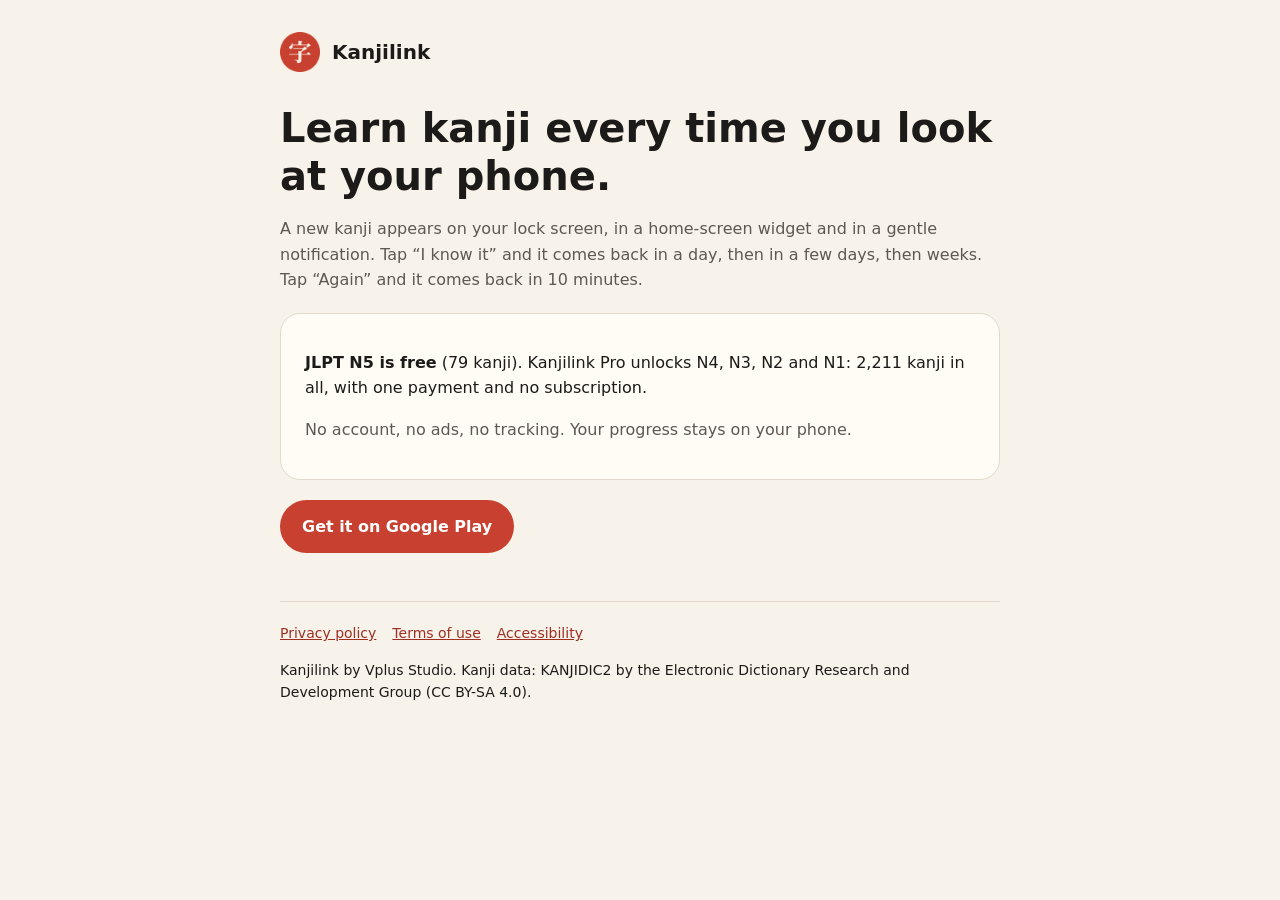
<file: site/index.html>
<!doctype html>
<html lang="en">
<head>
<meta charset="utf-8">
<meta name="viewport" content="width=device-width, initial-scale=1">
<title>Kanjilink: learn kanji on your lock screen</title>
<meta name="description" content="Kanjilink shows a new Japanese kanji on your Android lock screen, in a widget and in a gentle notification, with spaced repetition. JLPT N5 to N1.">
<link rel="icon" href="icon.png">
<link rel="stylesheet" href="style.css">
</head>
<body>
<main>
  <header><img src="icon.png" alt=""><a href="/">Kanjilink</a></header>
  <h1>Learn kanji every time you look at your phone.</h1>
  <p class="muted">A new kanji appears on your lock screen, in a home-screen widget and in a gentle notification. Tap “I know it” and it comes back in a day, then in a few days, then weeks. Tap “Again” and it comes back in 10 minutes.</p>
  <div class="card">
    <p><strong>JLPT N5 is free</strong> (79 kanji). Kanjilink Pro unlocks N4, N3, N2 and N1: 2,211 kanji in all, with one payment and no subscription.</p>
    <p class="muted">No account, no ads, no tracking. Your progress stays on your phone.</p>
  </div>
  <p><a class="btn" href="https://play.google.com/store/apps/details?id=app.vplusstudio.kanjilink">Get it on Google Play</a></p>
  <footer>
    <a href="privacy">Privacy policy</a><a href="terms">Terms of use</a><a href="accessibility">Accessibility</a>
    <p>Kanjilink by Vplus Studio. Kanji data: KANJIDIC2 by the Electronic Dictionary Research and Development Group (CC BY-SA 4.0).</p>
  </footer>
</main>
</body>
</html>
</file>
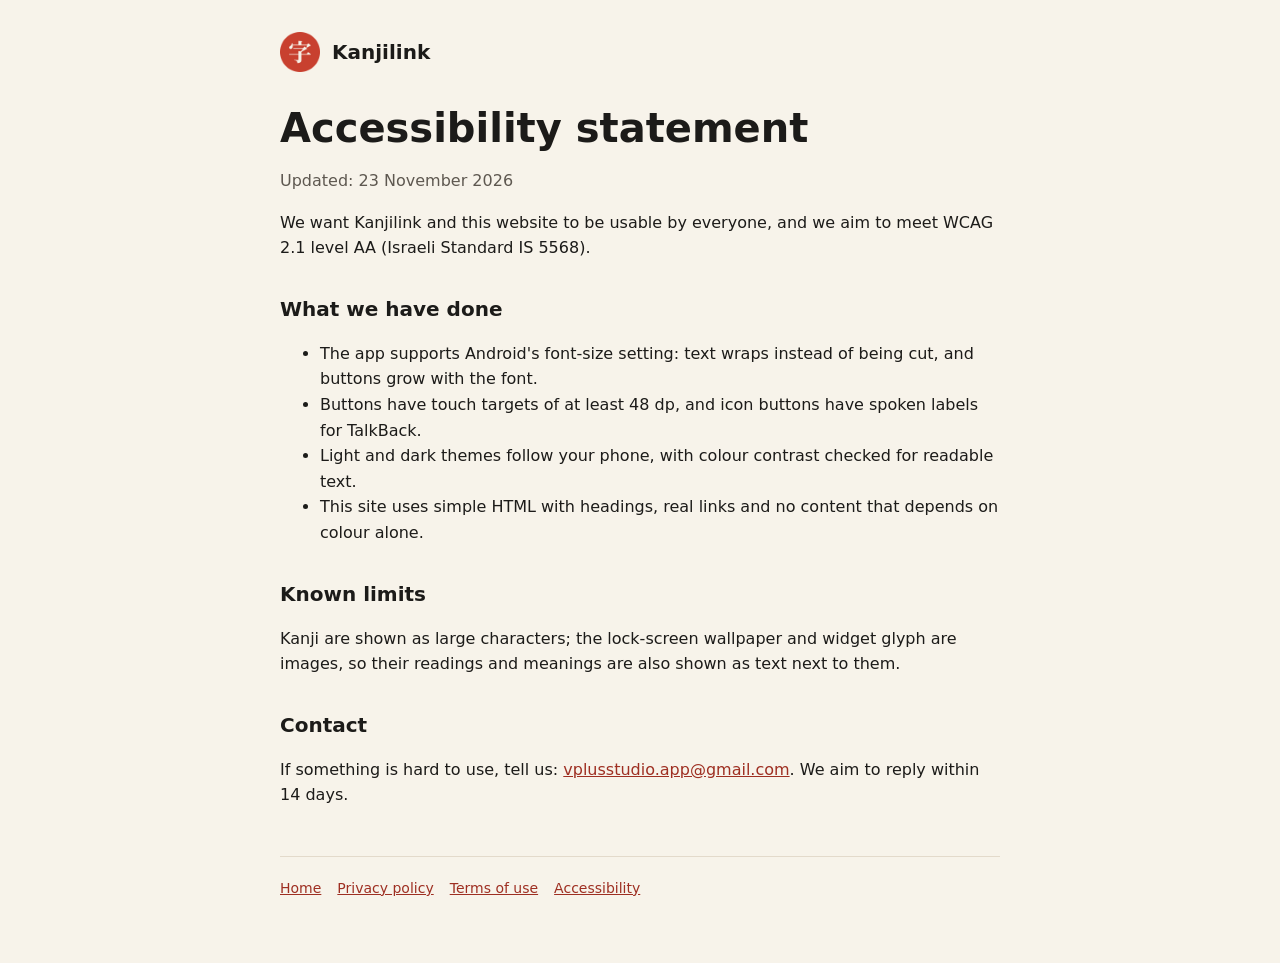
<file: site/accessibility.html>
<!doctype html>
<html lang="en">
<head>
<meta charset="utf-8">
<meta name="viewport" content="width=device-width, initial-scale=1">
<title>Accessibility · Kanjilink</title>
<link rel="icon" href="icon.png">
<link rel="stylesheet" href="style.css">
</head>
<body>
<main>
  <header><img src="icon.png" alt=""><a href="/">Kanjilink</a></header>
  <h1>Accessibility statement</h1>
  <p class="muted">Updated: 23 November 2026</p>
  <p>We want Kanjilink and this website to be usable by everyone, and we aim to meet WCAG 2.1 level AA (Israeli Standard IS 5568).</p>
  <h2>What we have done</h2>
  <ul>
    <li>The app supports Android's font-size setting: text wraps instead of being cut, and buttons grow with the font.</li>
    <li>Buttons have touch targets of at least 48 dp, and icon buttons have spoken labels for TalkBack.</li>
    <li>Light and dark themes follow your phone, with colour contrast checked for readable text.</li>
    <li>This site uses simple HTML with headings, real links and no content that depends on colour alone.</li>
  </ul>
  <h2>Known limits</h2>
  <p>Kanji are shown as large characters; the lock-screen wallpaper and widget glyph are images, so their readings and meanings are also shown as text next to them.</p>
  <h2>Contact</h2>
  <p>If something is hard to use, tell us: <a href="mailto:vplusstudio.app@gmail.com">vplusstudio.app@gmail.com</a>. We aim to reply within 14 days.</p>
  <footer>
    <a href="/">Home</a><a href="privacy">Privacy policy</a><a href="terms">Terms of use</a><a href="accessibility">Accessibility</a>
  </footer>
</main>
</body>
</html>
</file>
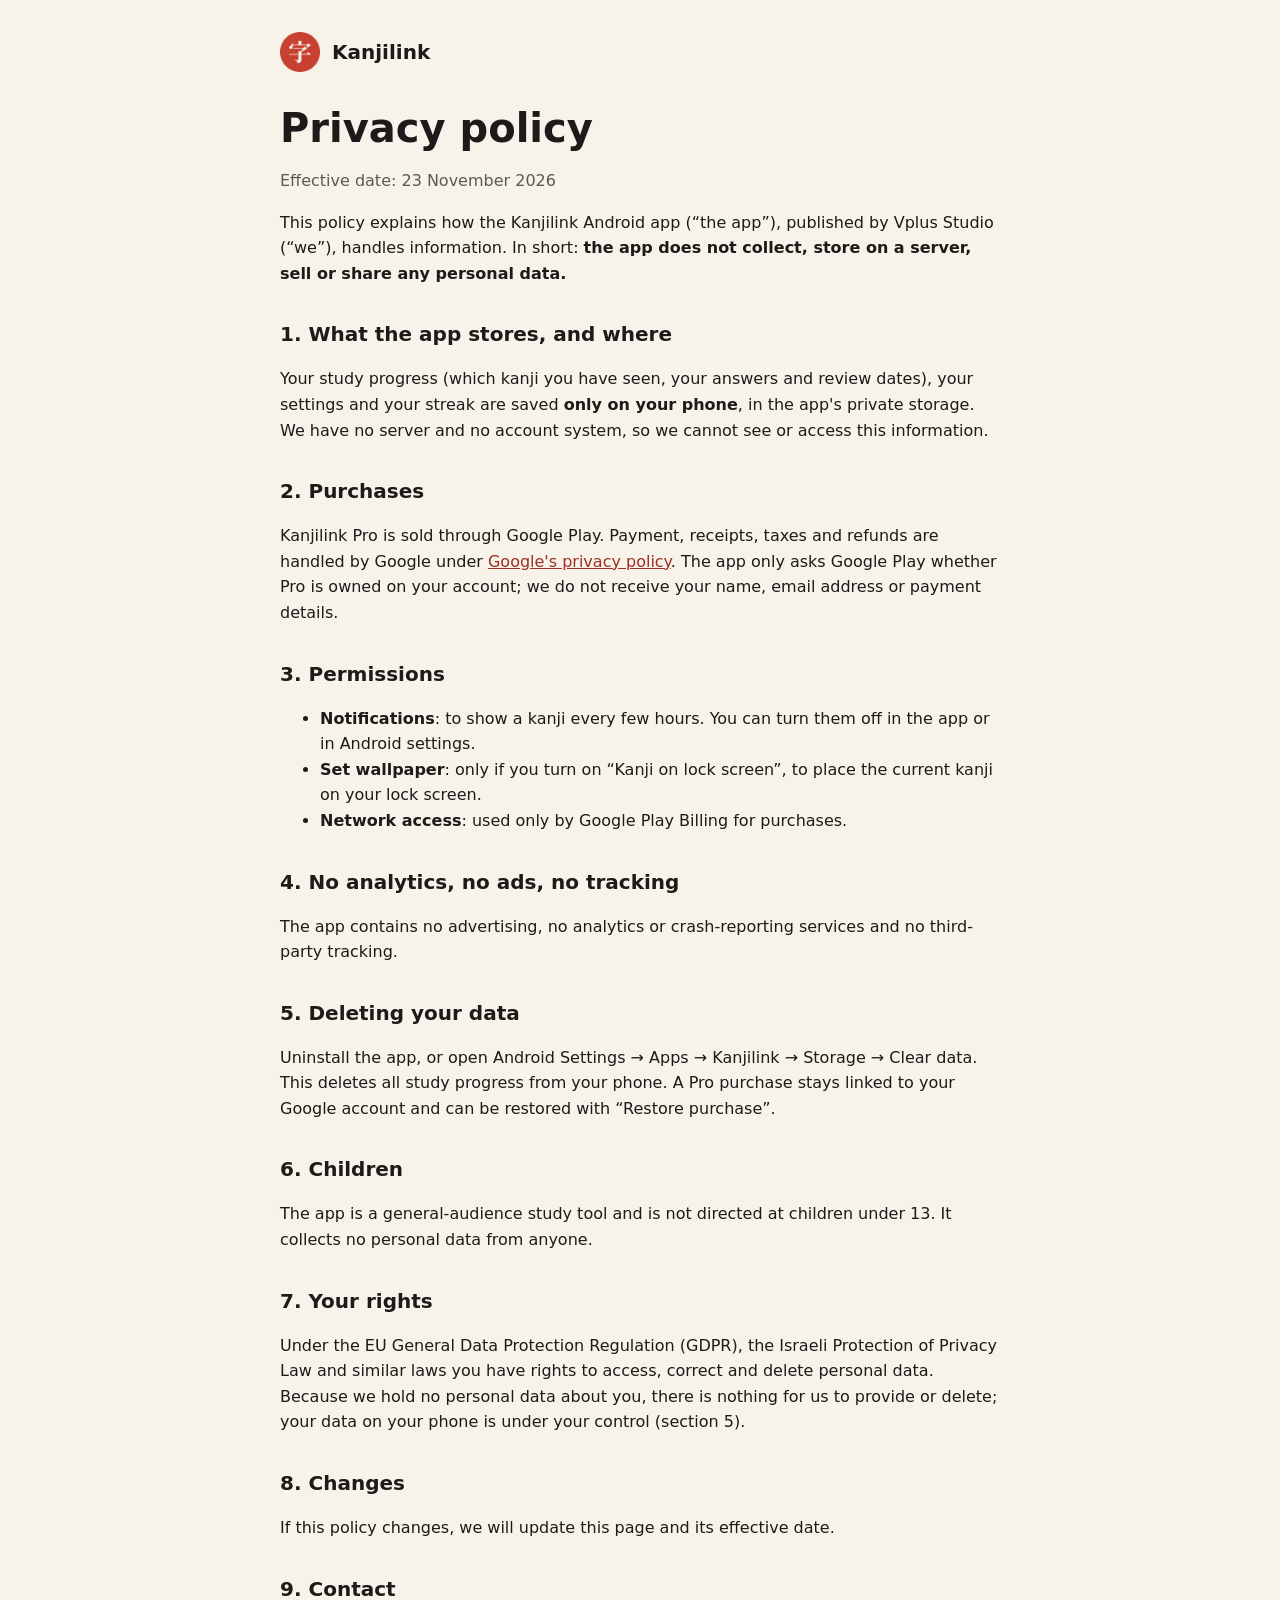
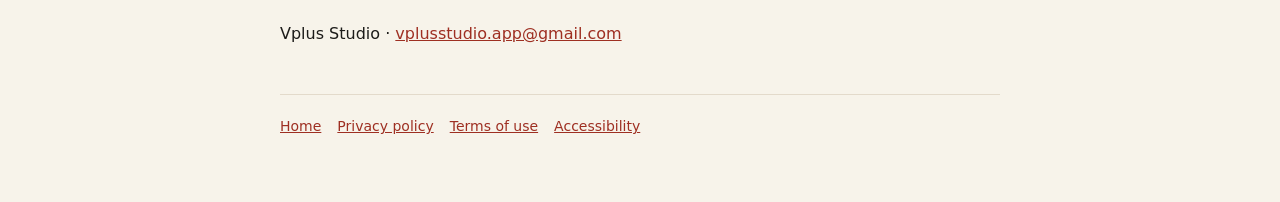
<file: site/privacy.html>
<!doctype html>
<html lang="en">
<head>
<meta charset="utf-8">
<meta name="viewport" content="width=device-width, initial-scale=1">
<title>Privacy policy · Kanjilink</title>
<link rel="icon" href="icon.png">
<link rel="stylesheet" href="style.css">
</head>
<body>
<main>
  <header><img src="icon.png" alt=""><a href="/">Kanjilink</a></header>
  <h1>Privacy policy</h1>
  <p class="muted">Effective date: 23 November 2026</p>
  <p>This policy explains how the Kanjilink Android app (“the app”), published by Vplus Studio (“we”), handles information. In short: <strong>the app does not collect, store on a server, sell or share any personal data.</strong></p>

  <h2>1. What the app stores, and where</h2>
  <p>Your study progress (which kanji you have seen, your answers and review dates), your settings and your streak are saved <strong>only on your phone</strong>, in the app's private storage. We have no server and no account system, so we cannot see or access this information.</p>

  <h2>2. Purchases</h2>
  <p>Kanjilink Pro is sold through Google Play. Payment, receipts, taxes and refunds are handled by Google under <a href="https://policies.google.com/privacy">Google's privacy policy</a>. The app only asks Google Play whether Pro is owned on your account; we do not receive your name, email address or payment details.</p>

  <h2>3. Permissions</h2>
  <ul>
    <li><strong>Notifications</strong>: to show a kanji every few hours. You can turn them off in the app or in Android settings.</li>
    <li><strong>Set wallpaper</strong>: only if you turn on “Kanji on lock screen”, to place the current kanji on your lock screen.</li>
    <li><strong>Network access</strong>: used only by Google Play Billing for purchases.</li>
  </ul>

  <h2>4. No analytics, no ads, no tracking</h2>
  <p>The app contains no advertising, no analytics or crash-reporting services and no third-party tracking.</p>

  <h2>5. Deleting your data</h2>
  <p>Uninstall the app, or open Android Settings → Apps → Kanjilink → Storage → Clear data. This deletes all study progress from your phone. A Pro purchase stays linked to your Google account and can be restored with “Restore purchase”.</p>

  <h2>6. Children</h2>
  <p>The app is a general-audience study tool and is not directed at children under 13. It collects no personal data from anyone.</p>

  <h2>7. Your rights</h2>
  <p>Under the EU General Data Protection Regulation (GDPR), the Israeli Protection of Privacy Law and similar laws you have rights to access, correct and delete personal data. Because we hold no personal data about you, there is nothing for us to provide or delete; your data on your phone is under your control (section 5).</p>

  <h2>8. Changes</h2>
  <p>If this policy changes, we will update this page and its effective date.</p>

  <h2>9. Contact</h2>
  <p>Vplus Studio · <a href="mailto:vplusstudio.app@gmail.com">vplusstudio.app@gmail.com</a></p>
  <footer>
    <a href="/">Home</a><a href="privacy">Privacy policy</a><a href="terms">Terms of use</a><a href="accessibility">Accessibility</a>
  </footer>
</main>
</body>
</html>
</file>
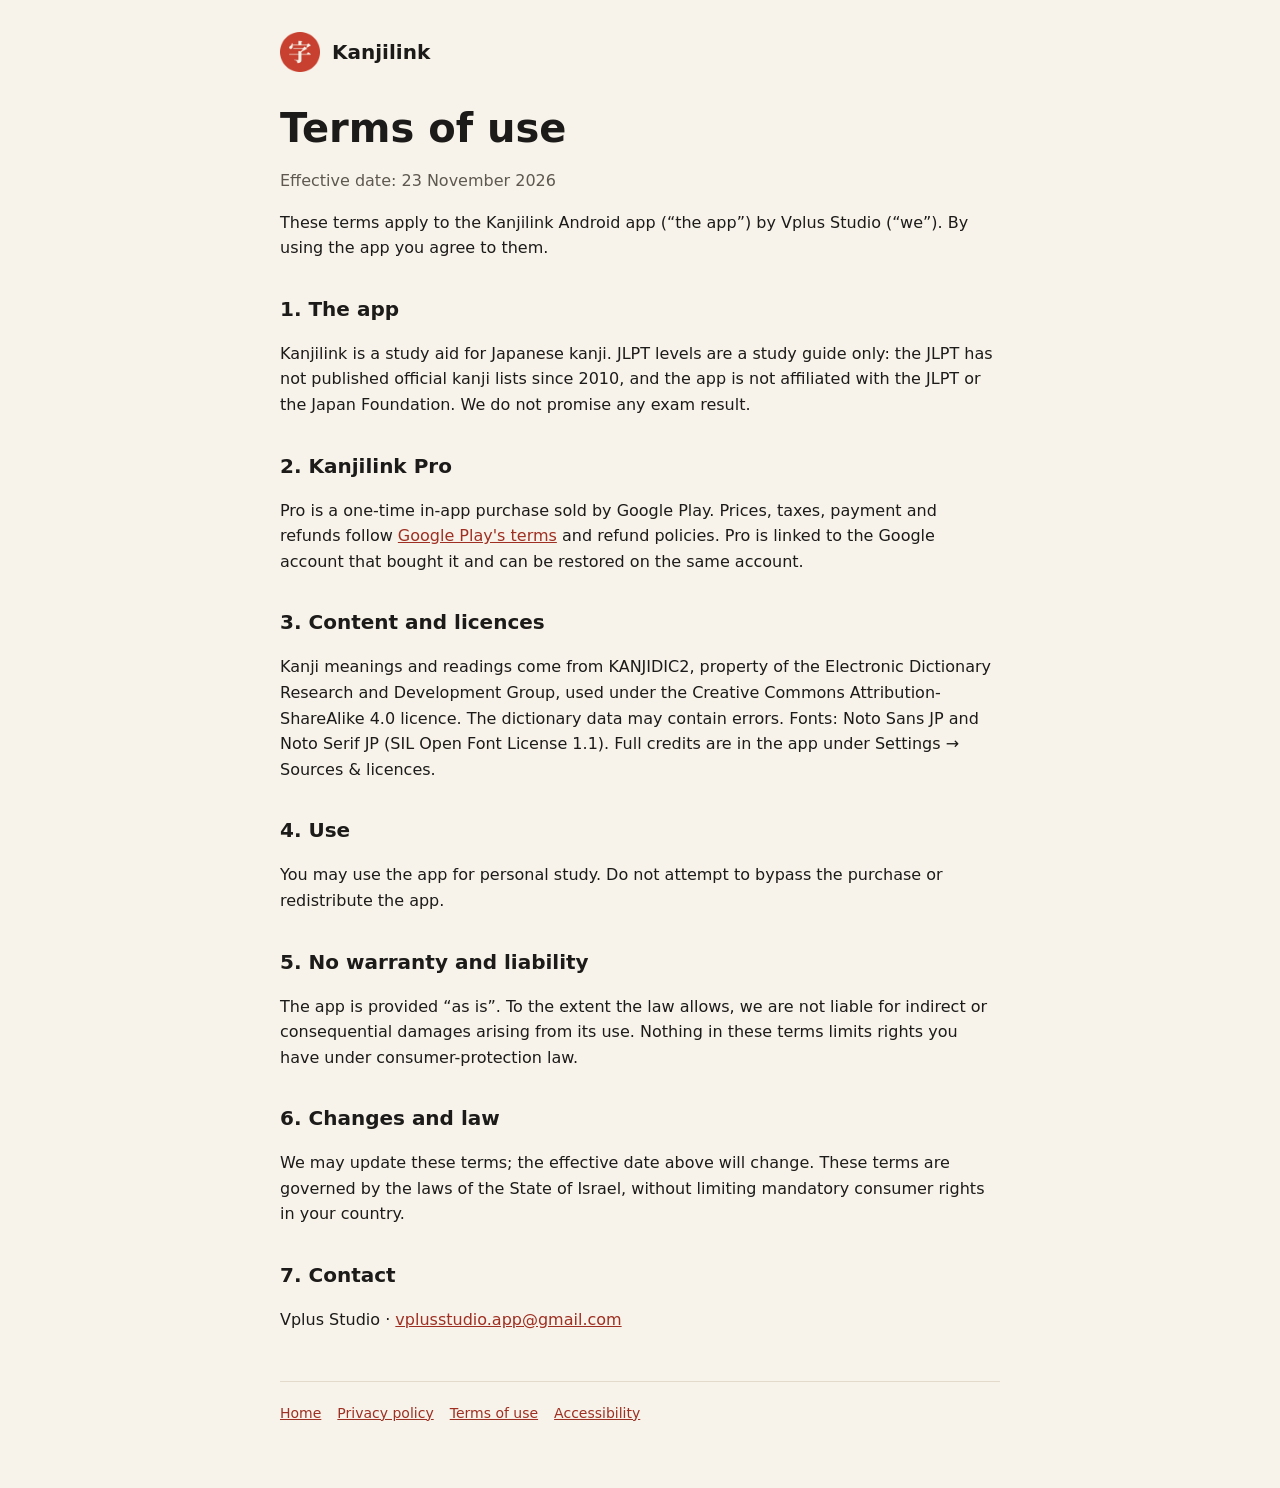
<file: site/terms.html>
<!doctype html>
<html lang="en">
<head>
<meta charset="utf-8">
<meta name="viewport" content="width=device-width, initial-scale=1">
<title>Terms of use · Kanjilink</title>
<link rel="icon" href="icon.png">
<link rel="stylesheet" href="style.css">
</head>
<body>
<main>
  <header><img src="icon.png" alt=""><a href="/">Kanjilink</a></header>
  <h1>Terms of use</h1>
  <p class="muted">Effective date: 23 November 2026</p>
  <p>These terms apply to the Kanjilink Android app (“the app”) by Vplus Studio (“we”). By using the app you agree to them.</p>

  <h2>1. The app</h2>
  <p>Kanjilink is a study aid for Japanese kanji. JLPT levels are a study guide only: the JLPT has not published official kanji lists since 2010, and the app is not affiliated with the JLPT or the Japan Foundation. We do not promise any exam result.</p>

  <h2>2. Kanjilink Pro</h2>
  <p>Pro is a one-time in-app purchase sold by Google Play. Prices, taxes, payment and refunds follow <a href="https://play.google.com/about/play-terms/">Google Play's terms</a> and refund policies. Pro is linked to the Google account that bought it and can be restored on the same account.</p>

  <h2>3. Content and licences</h2>
  <p>Kanji meanings and readings come from KANJIDIC2, property of the Electronic Dictionary Research and Development Group, used under the Creative Commons Attribution-ShareAlike 4.0 licence. The dictionary data may contain errors. Fonts: Noto Sans JP and Noto Serif JP (SIL Open Font License 1.1). Full credits are in the app under Settings → Sources &amp; licences.</p>

  <h2>4. Use</h2>
  <p>You may use the app for personal study. Do not attempt to bypass the purchase or redistribute the app.</p>

  <h2>5. No warranty and liability</h2>
  <p>The app is provided “as is”. To the extent the law allows, we are not liable for indirect or consequential damages arising from its use. Nothing in these terms limits rights you have under consumer-protection law.</p>

  <h2>6. Changes and law</h2>
  <p>We may update these terms; the effective date above will change. These terms are governed by the laws of the State of Israel, without limiting mandatory consumer rights in your country.</p>

  <h2>7. Contact</h2>
  <p>Vplus Studio · <a href="mailto:vplusstudio.app@gmail.com">vplusstudio.app@gmail.com</a></p>
  <footer>
    <a href="/">Home</a><a href="privacy">Privacy policy</a><a href="terms">Terms of use</a><a href="accessibility">Accessibility</a>
  </footer>
</main>
</body>
</html>
</file>
<file: site/style.css>
:root{--bg:#F7F3EA;--card:#FFFCF5;--ink:#1C1B19;--muted:#5E5850;--line:#E3DACB;--brand:#C8402F;--brand-ink:#9E2F22}
@media (prefers-color-scheme:dark){:root{--bg:#111216;--card:#1B1C21;--ink:#F4F1EA;--muted:#A9A59D;--line:#2E2F36;--brand:#E86A56;--brand-ink:#E86A56}}
*{box-sizing:border-box}
body{margin:0;background:var(--bg);color:var(--ink);font:16px/1.6 system-ui,-apple-system,"Segoe UI",Roboto,sans-serif}
main{max-width:760px;margin:0 auto;padding:32px 20px 64px}
header{display:flex;align-items:center;gap:12px;margin-bottom:32px}
header img{width:40px;height:40px;border-radius:12px}
header a{color:var(--ink);text-decoration:none;font-weight:700;font-size:20px}
h1{font-size:clamp(28px,6vw,40px);line-height:1.2;margin:0 0 12px}
h2{font-size:20px;margin:32px 0 8px}
p,li{color:var(--ink)}
.muted{color:var(--muted)}
.card{background:var(--card);border:1px solid var(--line);border-radius:20px;padding:20px 24px;margin:20px 0}
a{color:var(--brand-ink)}
.btn{display:inline-block;background:var(--brand);color:#fff;text-decoration:none;font-weight:700;padding:14px 22px;border-radius:999px}
footer{margin-top:48px;padding-top:20px;border-top:1px solid var(--line);font-size:14px;color:var(--muted)}
footer a{margin-right:16px}
</file>
